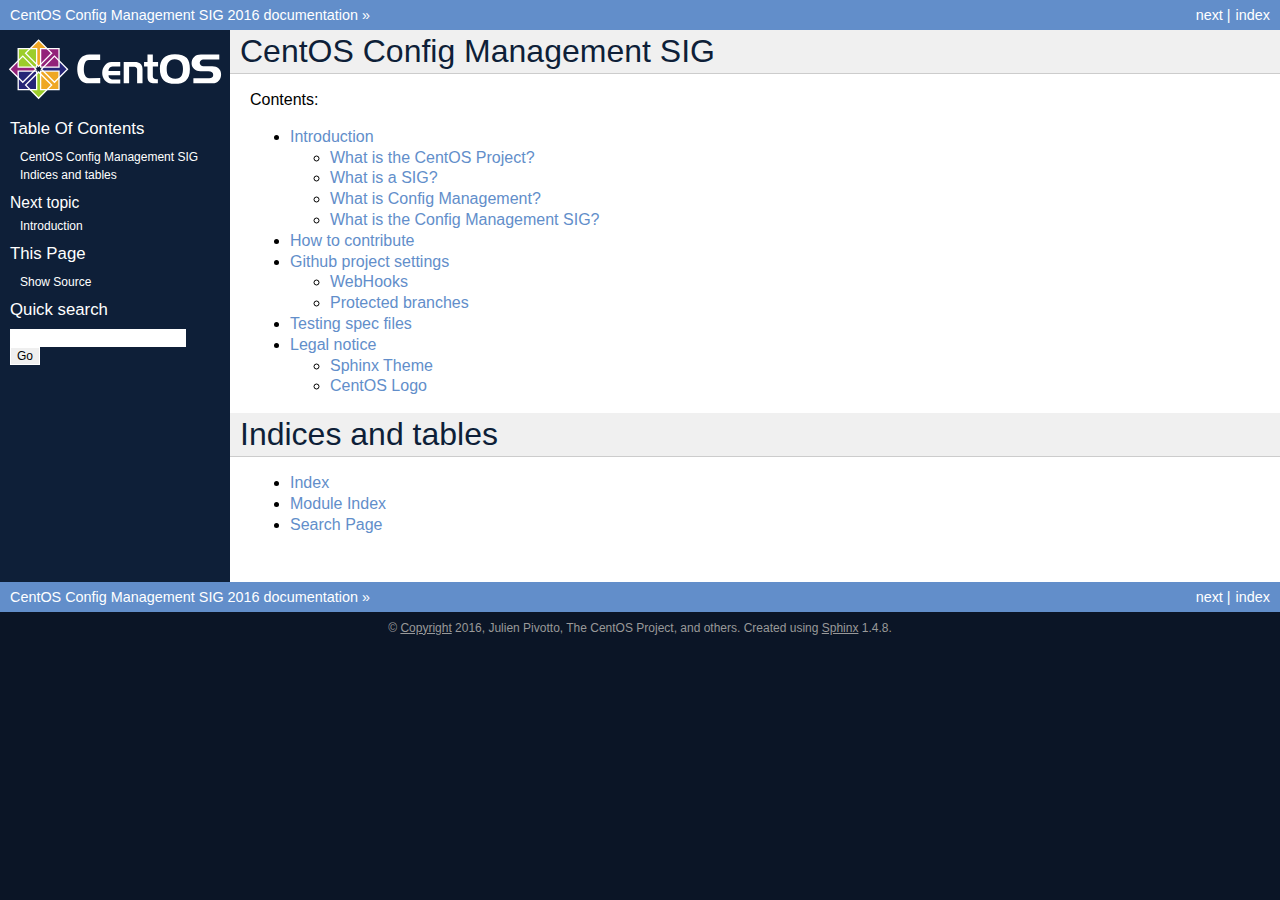
<file: index.html>
<!DOCTYPE html PUBLIC "-//W3C//DTD XHTML 1.0 Transitional//EN"
  "http://www.w3.org/TR/xhtml1/DTD/xhtml1-transitional.dtd">


<html xmlns="http://www.w3.org/1999/xhtml">
  <head>
    <meta http-equiv="Content-Type" content="text/html; charset=utf-8" />
    
    <title>CentOS Config Management SIG &#8212; CentOS Config Management SIG 2016 documentation</title>
    
    <link rel="stylesheet" href="_static/centos.css" type="text/css" />
    <link rel="stylesheet" href="_static/pygments.css" type="text/css" />
    
    <script type="text/javascript">
      var DOCUMENTATION_OPTIONS = {
        URL_ROOT:    './',
        VERSION:     '2016',
        COLLAPSE_INDEX: false,
        FILE_SUFFIX: '.html',
        HAS_SOURCE:  true
      };
    </script>
    <script type="text/javascript" src="_static/jquery.js"></script>
    <script type="text/javascript" src="_static/underscore.js"></script>
    <script type="text/javascript" src="_static/doctools.js"></script>
    <link rel="index" title="Index" href="genindex.html" />
    <link rel="search" title="Search" href="search.html" />
    <link rel="copyright" title="Copyright" href="copyright.html" />
    <link rel="top" title="CentOS Config Management SIG 2016 documentation" href="#" />
    <link rel="next" title="Introduction" href="introduction.html" /> 
  </head>
  <body role="document">
    <div class="related" role="navigation" aria-label="related navigation">
      <h3>Navigation</h3>
      <ul>
        <li class="right" style="margin-right: 10px">
          <a href="genindex.html" title="General Index"
             accesskey="I">index</a></li>
        <li class="right" >
          <a href="introduction.html" title="Introduction"
             accesskey="N">next</a> |</li>
        <li class="nav-item nav-item-0"><a href="#">CentOS Config Management SIG 2016 documentation</a> &#187;</li> 
      </ul>
    </div>  

    <div class="document">
      <div class="documentwrapper">
        <div class="bodywrapper">
          <div class="body" role="main">
            
  <div class="section" id="centos-config-management-sig">
<h1>CentOS Config Management SIG<a class="headerlink" href="#centos-config-management-sig" title="Permalink to this headline">¶</a></h1>
<p>Contents:</p>
<div class="toctree-wrapper compound">
<ul>
<li class="toctree-l1"><a class="reference internal" href="introduction.html">Introduction</a><ul>
<li class="toctree-l2"><a class="reference internal" href="introduction.html#what-is-the-centos-project">What is the CentOS Project?</a></li>
<li class="toctree-l2"><a class="reference internal" href="introduction.html#what-is-a-sig">What is a SIG?</a></li>
<li class="toctree-l2"><a class="reference internal" href="introduction.html#what-is-config-management">What is Config Management?</a></li>
<li class="toctree-l2"><a class="reference internal" href="introduction.html#what-is-the-config-management-sig">What is the Config Management SIG?</a></li>
</ul>
</li>
<li class="toctree-l1"><a class="reference internal" href="contributing.html">How to contribute</a></li>
<li class="toctree-l1"><a class="reference internal" href="githubrepo.html">Github project settings</a><ul>
<li class="toctree-l2"><a class="reference internal" href="githubrepo.html#webhooks">WebHooks</a></li>
<li class="toctree-l2"><a class="reference internal" href="githubrepo.html#protected-branches">Protected branches</a></li>
</ul>
</li>
<li class="toctree-l1"><a class="reference internal" href="testing.html">Testing spec files</a></li>
<li class="toctree-l1"><a class="reference internal" href="copyright.html">Legal notice</a><ul>
<li class="toctree-l2"><a class="reference internal" href="copyright.html#sphinx-theme">Sphinx Theme</a></li>
<li class="toctree-l2"><a class="reference internal" href="copyright.html#centos-logo">CentOS Logo</a></li>
</ul>
</li>
</ul>
</div>
</div>
<div class="section" id="indices-and-tables">
<h1>Indices and tables<a class="headerlink" href="#indices-and-tables" title="Permalink to this headline">¶</a></h1>
<ul class="simple">
<li><a class="reference internal" href="genindex.html"><span class="std std-ref">Index</span></a></li>
<li><a class="reference internal" href="py-modindex.html"><span class="std std-ref">Module Index</span></a></li>
<li><a class="reference internal" href="search.html"><span class="std std-ref">Search Page</span></a></li>
</ul>
</div>


          </div>
        </div>
      </div>
      <div class="sphinxsidebar" role="navigation" aria-label="main navigation">
        <div class="sphinxsidebarwrapper">
  <h3><a href="#">Table Of Contents</a></h3>
  <ul>
<li><a class="reference internal" href="#">CentOS Config Management SIG</a></li>
<li><a class="reference internal" href="#indices-and-tables">Indices and tables</a></li>
</ul>

  <h4>Next topic</h4>
  <p class="topless"><a href="introduction.html"
                        title="next chapter">Introduction</a></p>
  <div role="note" aria-label="source link">
    <h3>This Page</h3>
    <ul class="this-page-menu">
      <li><a href="_sources/index.txt"
            rel="nofollow">Show Source</a></li>
    </ul>
   </div>
<div id="searchbox" style="display: none" role="search">
  <h3>Quick search</h3>
    <form class="search" action="search.html" method="get">
      <div><input type="text" name="q" /></div>
      <div><input type="submit" value="Go" /></div>
      <input type="hidden" name="check_keywords" value="yes" />
      <input type="hidden" name="area" value="default" />
    </form>
</div>
<script type="text/javascript">$('#searchbox').show(0);</script>
        </div>
      </div>
      <div class="clearer"></div>
    </div>
    <div class="related" role="navigation" aria-label="related navigation">
      <h3>Navigation</h3>
      <ul>
        <li class="right" style="margin-right: 10px">
          <a href="genindex.html" title="General Index"
             >index</a></li>
        <li class="right" >
          <a href="introduction.html" title="Introduction"
             >next</a> |</li>
        <li class="nav-item nav-item-0"><a href="#">CentOS Config Management SIG 2016 documentation</a> &#187;</li> 
      </ul>
    </div>
    <div class="footer" role="contentinfo">
        &#169; <a href="copyright.html">Copyright</a> 2016, Julien Pivotto, The CentOS Project, and others.
      Created using <a href="http://sphinx-doc.org/">Sphinx</a> 1.4.8.
    </div>
  </body>
</html>
</file>
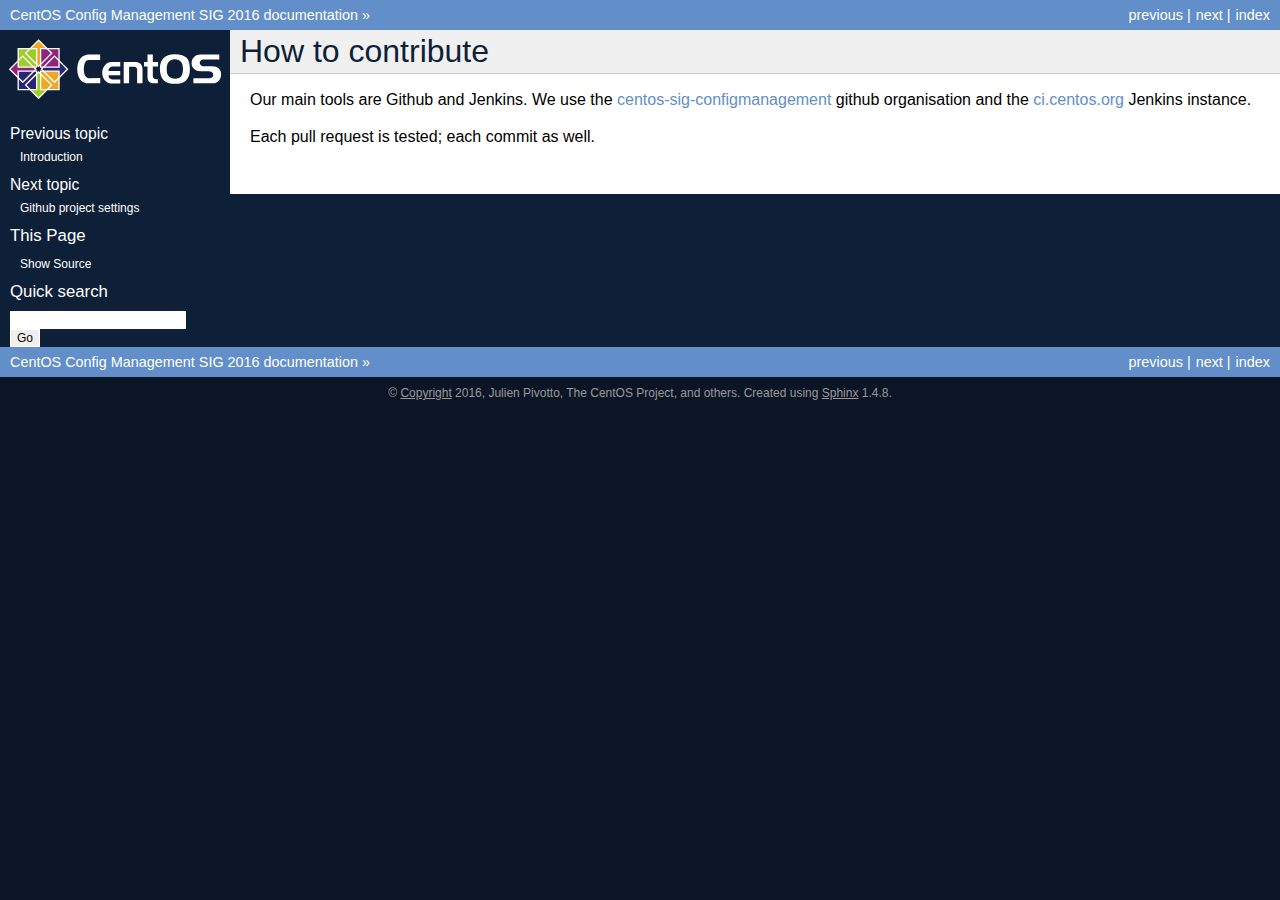
<file: contributing.html>
<!DOCTYPE html PUBLIC "-//W3C//DTD XHTML 1.0 Transitional//EN"
  "http://www.w3.org/TR/xhtml1/DTD/xhtml1-transitional.dtd">


<html xmlns="http://www.w3.org/1999/xhtml">
  <head>
    <meta http-equiv="Content-Type" content="text/html; charset=utf-8" />
    
    <title>How to contribute &#8212; CentOS Config Management SIG 2016 documentation</title>
    
    <link rel="stylesheet" href="_static/centos.css" type="text/css" />
    <link rel="stylesheet" href="_static/pygments.css" type="text/css" />
    
    <script type="text/javascript">
      var DOCUMENTATION_OPTIONS = {
        URL_ROOT:    './',
        VERSION:     '2016',
        COLLAPSE_INDEX: false,
        FILE_SUFFIX: '.html',
        HAS_SOURCE:  true
      };
    </script>
    <script type="text/javascript" src="_static/jquery.js"></script>
    <script type="text/javascript" src="_static/underscore.js"></script>
    <script type="text/javascript" src="_static/doctools.js"></script>
    <link rel="index" title="Index" href="genindex.html" />
    <link rel="search" title="Search" href="search.html" />
    <link rel="copyright" title="Copyright" href="copyright.html" />
    <link rel="top" title="CentOS Config Management SIG 2016 documentation" href="index.html" />
    <link rel="next" title="Github project settings" href="githubrepo.html" />
    <link rel="prev" title="Introduction" href="introduction.html" /> 
  </head>
  <body role="document">
    <div class="related" role="navigation" aria-label="related navigation">
      <h3>Navigation</h3>
      <ul>
        <li class="right" style="margin-right: 10px">
          <a href="genindex.html" title="General Index"
             accesskey="I">index</a></li>
        <li class="right" >
          <a href="githubrepo.html" title="Github project settings"
             accesskey="N">next</a> |</li>
        <li class="right" >
          <a href="introduction.html" title="Introduction"
             accesskey="P">previous</a> |</li>
        <li class="nav-item nav-item-0"><a href="index.html">CentOS Config Management SIG 2016 documentation</a> &#187;</li> 
      </ul>
    </div>  

    <div class="document">
      <div class="documentwrapper">
        <div class="bodywrapper">
          <div class="body" role="main">
            
  <div class="section" id="how-to-contribute">
<span id="how-to-contribute"></span><h1>How to contribute<a class="headerlink" href="#how-to-contribute" title="Permalink to this headline">¶</a></h1>
<p>Our main tools are Github and Jenkins. We use the
<a class="reference external" href="https://github.com/centos-sig-configmanagement/">centos-sig-configmanagement</a> github organisation and the
<a class="reference external" href="https://ci.centos.org/view/Config%20Management%20SIG/">ci.centos.org</a> Jenkins instance.</p>
<p>Each pull request is tested; each commit as well.</p>
</div>


          </div>
        </div>
      </div>
      <div class="sphinxsidebar" role="navigation" aria-label="main navigation">
        <div class="sphinxsidebarwrapper">
  <h4>Previous topic</h4>
  <p class="topless"><a href="introduction.html"
                        title="previous chapter">Introduction</a></p>
  <h4>Next topic</h4>
  <p class="topless"><a href="githubrepo.html"
                        title="next chapter">Github project settings</a></p>
  <div role="note" aria-label="source link">
    <h3>This Page</h3>
    <ul class="this-page-menu">
      <li><a href="_sources/contributing.txt"
            rel="nofollow">Show Source</a></li>
    </ul>
   </div>
<div id="searchbox" style="display: none" role="search">
  <h3>Quick search</h3>
    <form class="search" action="search.html" method="get">
      <div><input type="text" name="q" /></div>
      <div><input type="submit" value="Go" /></div>
      <input type="hidden" name="check_keywords" value="yes" />
      <input type="hidden" name="area" value="default" />
    </form>
</div>
<script type="text/javascript">$('#searchbox').show(0);</script>
        </div>
      </div>
      <div class="clearer"></div>
    </div>
    <div class="related" role="navigation" aria-label="related navigation">
      <h3>Navigation</h3>
      <ul>
        <li class="right" style="margin-right: 10px">
          <a href="genindex.html" title="General Index"
             >index</a></li>
        <li class="right" >
          <a href="githubrepo.html" title="Github project settings"
             >next</a> |</li>
        <li class="right" >
          <a href="introduction.html" title="Introduction"
             >previous</a> |</li>
        <li class="nav-item nav-item-0"><a href="index.html">CentOS Config Management SIG 2016 documentation</a> &#187;</li> 
      </ul>
    </div>
    <div class="footer" role="contentinfo">
        &#169; <a href="copyright.html">Copyright</a> 2016, Julien Pivotto, The CentOS Project, and others.
      Created using <a href="http://sphinx-doc.org/">Sphinx</a> 1.4.8.
    </div>
  </body>
</html>
</file>
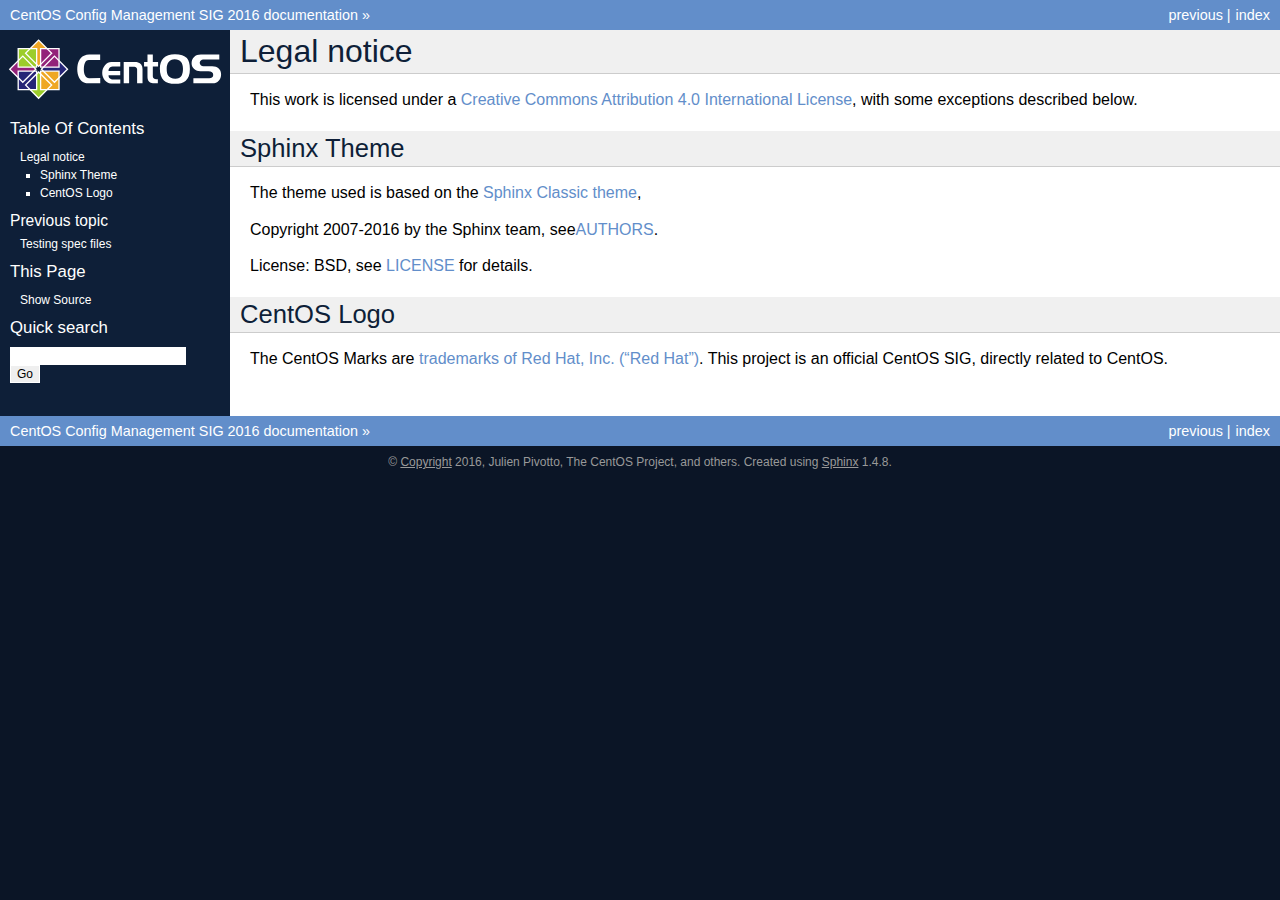
<file: copyright.html>
<!DOCTYPE html PUBLIC "-//W3C//DTD XHTML 1.0 Transitional//EN"
  "http://www.w3.org/TR/xhtml1/DTD/xhtml1-transitional.dtd">


<html xmlns="http://www.w3.org/1999/xhtml">
  <head>
    <meta http-equiv="Content-Type" content="text/html; charset=utf-8" />
    
    <title>Legal notice &#8212; CentOS Config Management SIG 2016 documentation</title>
    
    <link rel="stylesheet" href="_static/centos.css" type="text/css" />
    <link rel="stylesheet" href="_static/pygments.css" type="text/css" />
    
    <script type="text/javascript">
      var DOCUMENTATION_OPTIONS = {
        URL_ROOT:    './',
        VERSION:     '2016',
        COLLAPSE_INDEX: false,
        FILE_SUFFIX: '.html',
        HAS_SOURCE:  true
      };
    </script>
    <script type="text/javascript" src="_static/jquery.js"></script>
    <script type="text/javascript" src="_static/underscore.js"></script>
    <script type="text/javascript" src="_static/doctools.js"></script>
    <link rel="index" title="Index" href="genindex.html" />
    <link rel="search" title="Search" href="search.html" />
    <link rel="copyright" title="Copyright" href="#" />
    <link rel="top" title="CentOS Config Management SIG 2016 documentation" href="index.html" />
    <link rel="prev" title="Testing spec files" href="testing.html" /> 
  </head>
  <body role="document">
    <div class="related" role="navigation" aria-label="related navigation">
      <h3>Navigation</h3>
      <ul>
        <li class="right" style="margin-right: 10px">
          <a href="genindex.html" title="General Index"
             accesskey="I">index</a></li>
        <li class="right" >
          <a href="testing.html" title="Testing spec files"
             accesskey="P">previous</a> |</li>
        <li class="nav-item nav-item-0"><a href="index.html">CentOS Config Management SIG 2016 documentation</a> &#187;</li> 
      </ul>
    </div>  

    <div class="document">
      <div class="documentwrapper">
        <div class="bodywrapper">
          <div class="body" role="main">
            
  <div class="section" id="legal-notice">
<span id="legal-notice"></span><h1>Legal notice<a class="headerlink" href="#legal-notice" title="Permalink to this headline">¶</a></h1>
<p>This work is licensed under a <a rel="license"
href="http://creativecommons.org/licenses/by/4.0/">Creative Commons Attribution
4.0 International License</a>, with some exceptions described below.</p>
<div class="section" id="sphinx-theme">
<span id="sphinx-theme"></span><h2>Sphinx Theme<a class="headerlink" href="#sphinx-theme" title="Permalink to this headline">¶</a></h2>
<p>The theme used is based on the <a class="reference external" href="http://sphinx-doc.org/">Sphinx</a> <a class="reference external" href="https://github.com/sphinx-doc/sphinx/tree/master/sphinx/themes/classic">Classic
theme</a>,</p>
<p>Copyright 2007-2016 by the Sphinx team, see<a class="reference external" href="https://github.com/sphinx-doc/sphinx/blob/master/AUTHORS">AUTHORS</a>.</p>
<p>License: BSD, see <a class="reference external" href="https://github.com/sphinx-doc/sphinx/blob/master/LICENSE">LICENSE</a> for details.</p>
</div>
<div class="section" id="centos-logo">
<span id="centos-logo"></span><h2>CentOS Logo<a class="headerlink" href="#centos-logo" title="Permalink to this headline">¶</a></h2>
<p>The CentOS Marks are <a class="reference external" href="https://www.centos.org/legal/trademarks/">trademarks of Red Hat, Inc. (“Red
Hat”)</a>. This project is an official
CentOS SIG, directly related to CentOS.</p>
</div>
</div>


          </div>
        </div>
      </div>
      <div class="sphinxsidebar" role="navigation" aria-label="main navigation">
        <div class="sphinxsidebarwrapper">
  <h3><a href="index.html">Table Of Contents</a></h3>
  <ul>
<li><a class="reference internal" href="#">Legal notice</a><ul>
<li><a class="reference internal" href="#sphinx-theme">Sphinx Theme</a></li>
<li><a class="reference internal" href="#centos-logo">CentOS Logo</a></li>
</ul>
</li>
</ul>

  <h4>Previous topic</h4>
  <p class="topless"><a href="testing.html"
                        title="previous chapter">Testing spec files</a></p>
  <div role="note" aria-label="source link">
    <h3>This Page</h3>
    <ul class="this-page-menu">
      <li><a href="_sources/copyright.txt"
            rel="nofollow">Show Source</a></li>
    </ul>
   </div>
<div id="searchbox" style="display: none" role="search">
  <h3>Quick search</h3>
    <form class="search" action="search.html" method="get">
      <div><input type="text" name="q" /></div>
      <div><input type="submit" value="Go" /></div>
      <input type="hidden" name="check_keywords" value="yes" />
      <input type="hidden" name="area" value="default" />
    </form>
</div>
<script type="text/javascript">$('#searchbox').show(0);</script>
        </div>
      </div>
      <div class="clearer"></div>
    </div>
    <div class="related" role="navigation" aria-label="related navigation">
      <h3>Navigation</h3>
      <ul>
        <li class="right" style="margin-right: 10px">
          <a href="genindex.html" title="General Index"
             >index</a></li>
        <li class="right" >
          <a href="testing.html" title="Testing spec files"
             >previous</a> |</li>
        <li class="nav-item nav-item-0"><a href="index.html">CentOS Config Management SIG 2016 documentation</a> &#187;</li> 
      </ul>
    </div>
    <div class="footer" role="contentinfo">
        &#169; <a href="#">Copyright</a> 2016, Julien Pivotto, The CentOS Project, and others.
      Created using <a href="http://sphinx-doc.org/">Sphinx</a> 1.4.8.
    </div>
  </body>
</html>
</file>
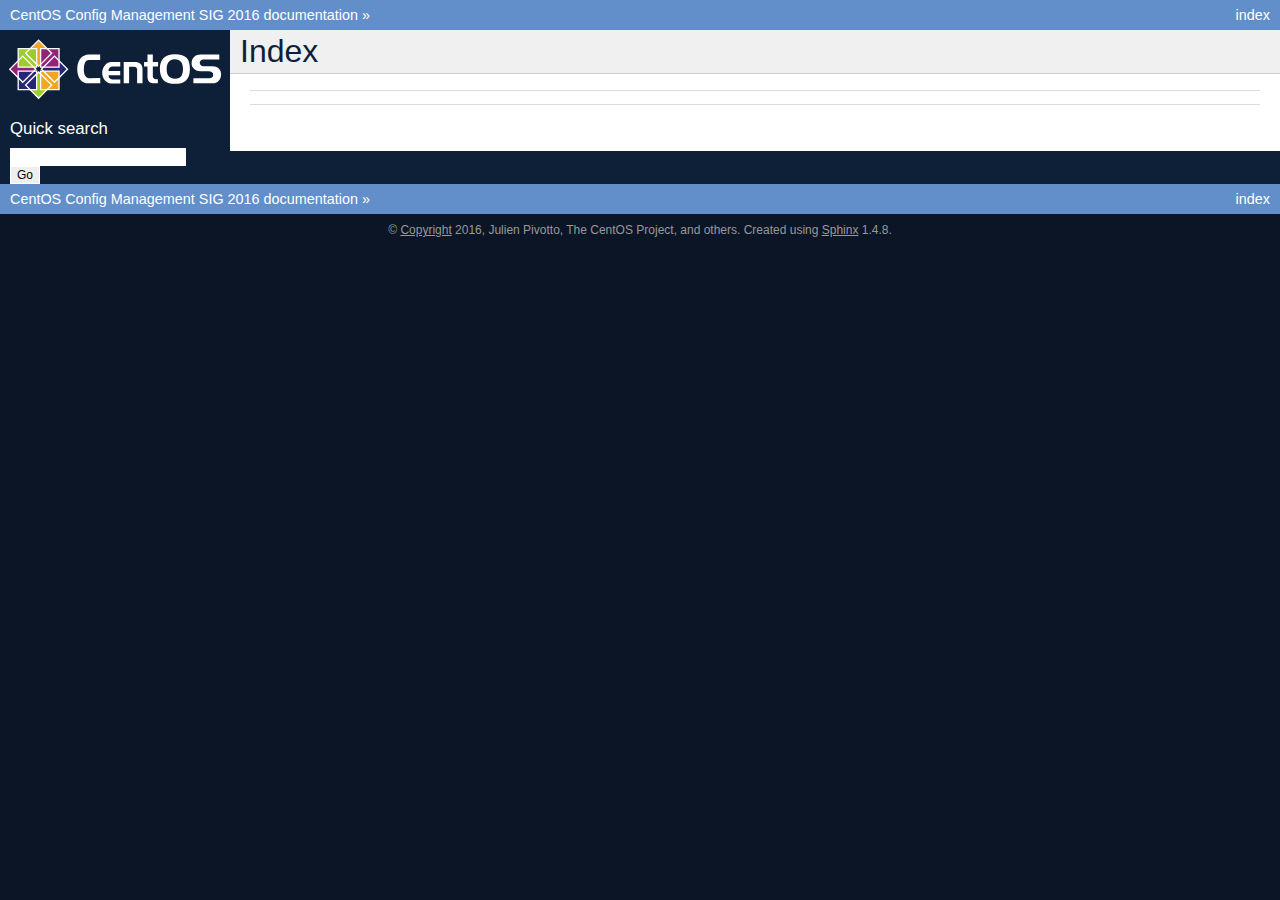
<file: genindex.html>
<!DOCTYPE html PUBLIC "-//W3C//DTD XHTML 1.0 Transitional//EN"
  "http://www.w3.org/TR/xhtml1/DTD/xhtml1-transitional.dtd">


<html xmlns="http://www.w3.org/1999/xhtml">
  <head>
    <meta http-equiv="Content-Type" content="text/html; charset=utf-8" />
    
    <title>Index &#8212; CentOS Config Management SIG 2016 documentation</title>
    
    <link rel="stylesheet" href="_static/centos.css" type="text/css" />
    <link rel="stylesheet" href="_static/pygments.css" type="text/css" />
    
    <script type="text/javascript">
      var DOCUMENTATION_OPTIONS = {
        URL_ROOT:    './',
        VERSION:     '2016',
        COLLAPSE_INDEX: false,
        FILE_SUFFIX: '.html',
        HAS_SOURCE:  true
      };
    </script>
    <script type="text/javascript" src="_static/jquery.js"></script>
    <script type="text/javascript" src="_static/underscore.js"></script>
    <script type="text/javascript" src="_static/doctools.js"></script>
    <link rel="index" title="Index" href="#" />
    <link rel="search" title="Search" href="search.html" />
    <link rel="copyright" title="Copyright" href="copyright.html" />
    <link rel="top" title="CentOS Config Management SIG 2016 documentation" href="index.html" /> 
  </head>
  <body role="document">
    <div class="related" role="navigation" aria-label="related navigation">
      <h3>Navigation</h3>
      <ul>
        <li class="right" style="margin-right: 10px">
          <a href="#" title="General Index"
             accesskey="I">index</a></li>
        <li class="nav-item nav-item-0"><a href="index.html">CentOS Config Management SIG 2016 documentation</a> &#187;</li> 
      </ul>
    </div>  

    <div class="document">
      <div class="documentwrapper">
        <div class="bodywrapper">
          <div class="body" role="main">
            

<h1 id="index">Index</h1>

<div class="genindex-jumpbox">
 
</div>


          </div>
        </div>
      </div>
      <div class="sphinxsidebar" role="navigation" aria-label="main navigation">
        <div class="sphinxsidebarwrapper">

   

<div id="searchbox" style="display: none" role="search">
  <h3>Quick search</h3>
    <form class="search" action="search.html" method="get">
      <div><input type="text" name="q" /></div>
      <div><input type="submit" value="Go" /></div>
      <input type="hidden" name="check_keywords" value="yes" />
      <input type="hidden" name="area" value="default" />
    </form>
</div>
<script type="text/javascript">$('#searchbox').show(0);</script>
        </div>
      </div>
      <div class="clearer"></div>
    </div>
    <div class="related" role="navigation" aria-label="related navigation">
      <h3>Navigation</h3>
      <ul>
        <li class="right" style="margin-right: 10px">
          <a href="#" title="General Index"
             >index</a></li>
        <li class="nav-item nav-item-0"><a href="index.html">CentOS Config Management SIG 2016 documentation</a> &#187;</li> 
      </ul>
    </div>
    <div class="footer" role="contentinfo">
        &#169; <a href="copyright.html">Copyright</a> 2016, Julien Pivotto, The CentOS Project, and others.
      Created using <a href="http://sphinx-doc.org/">Sphinx</a> 1.4.8.
    </div>
  </body>
</html>
</file>
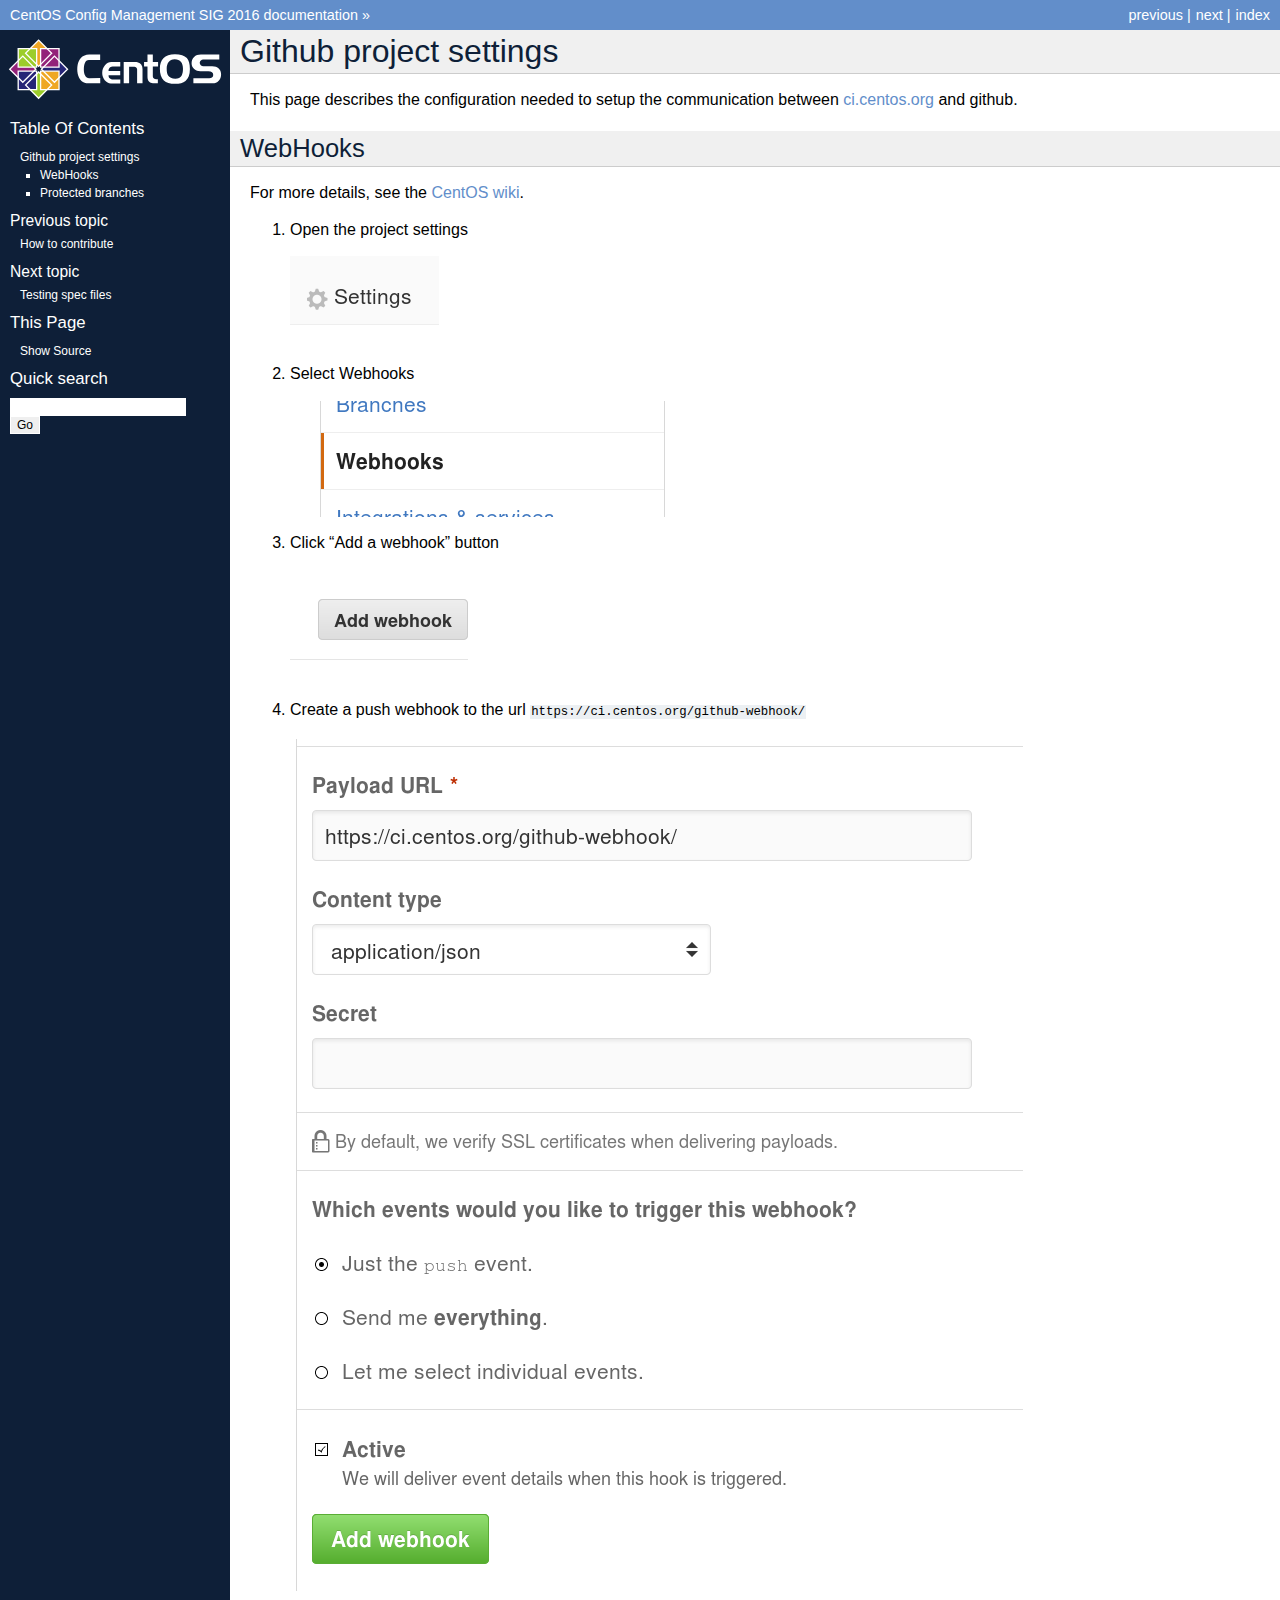
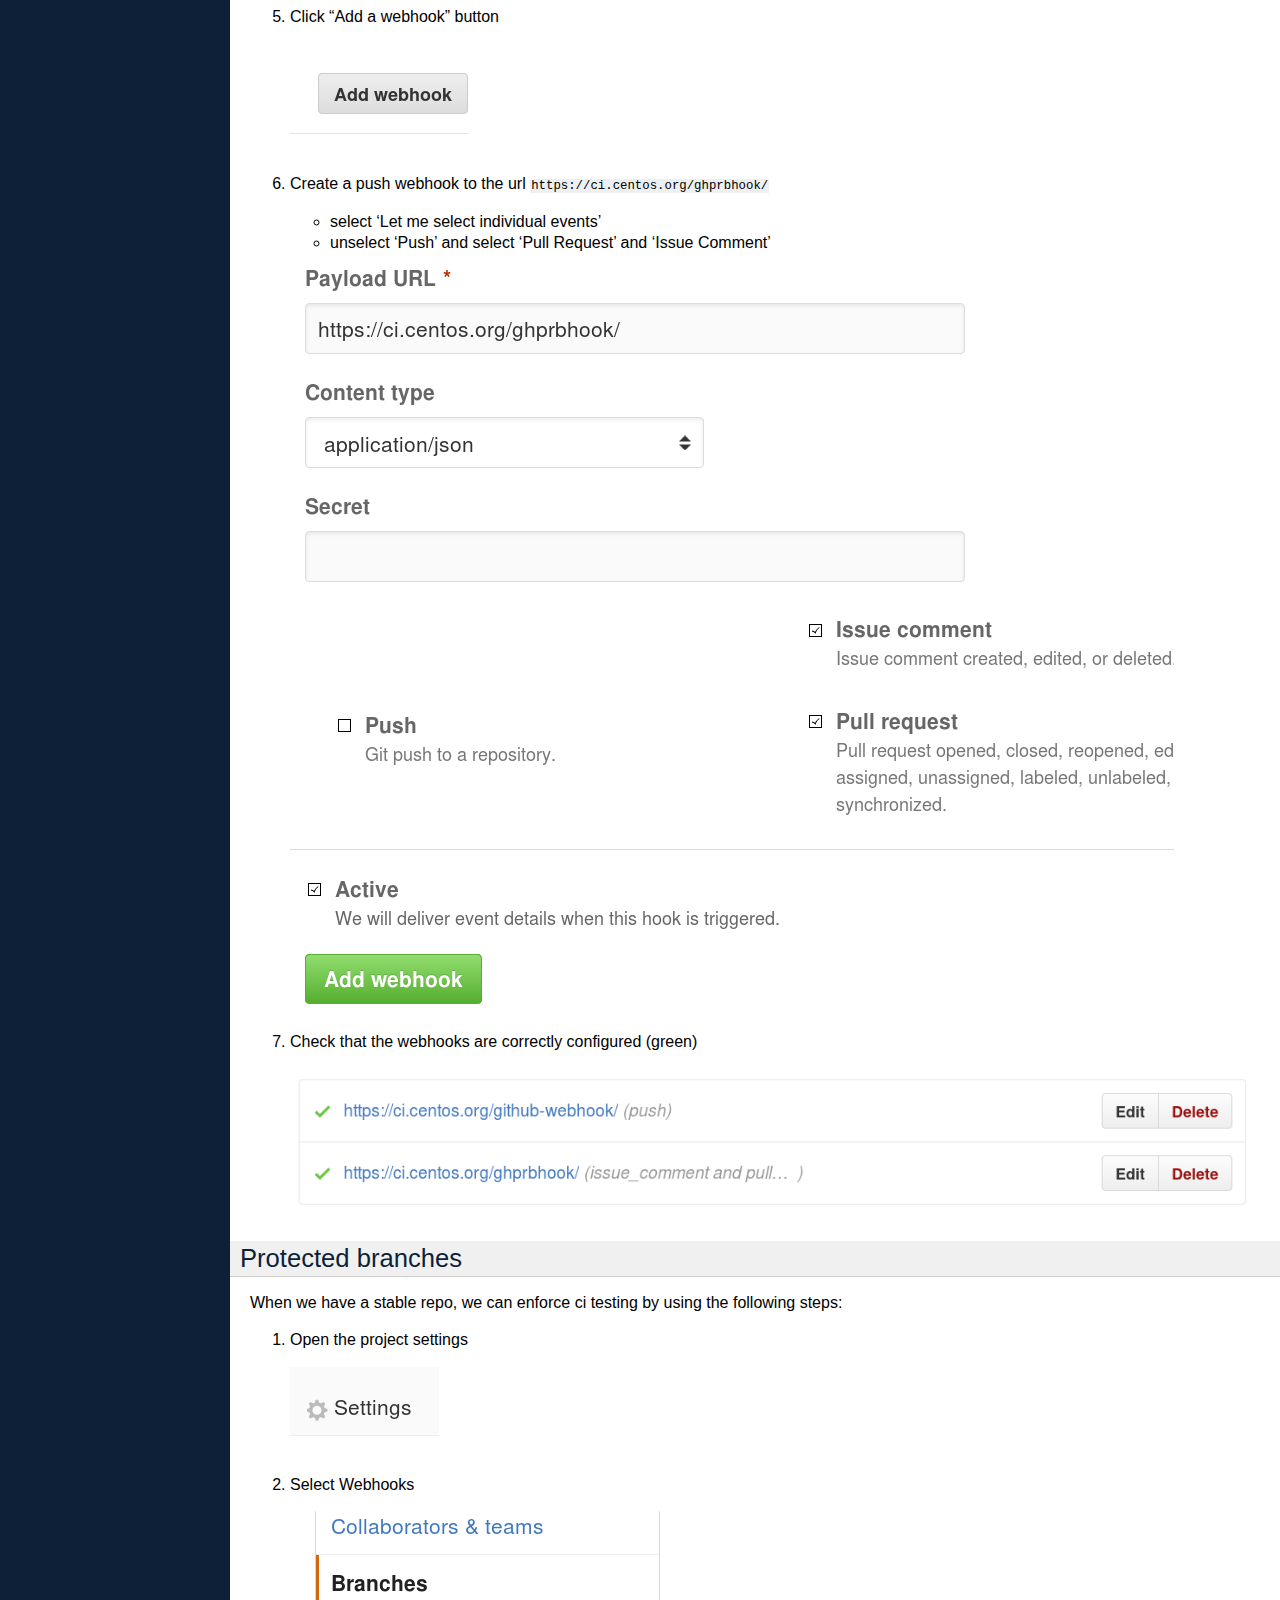
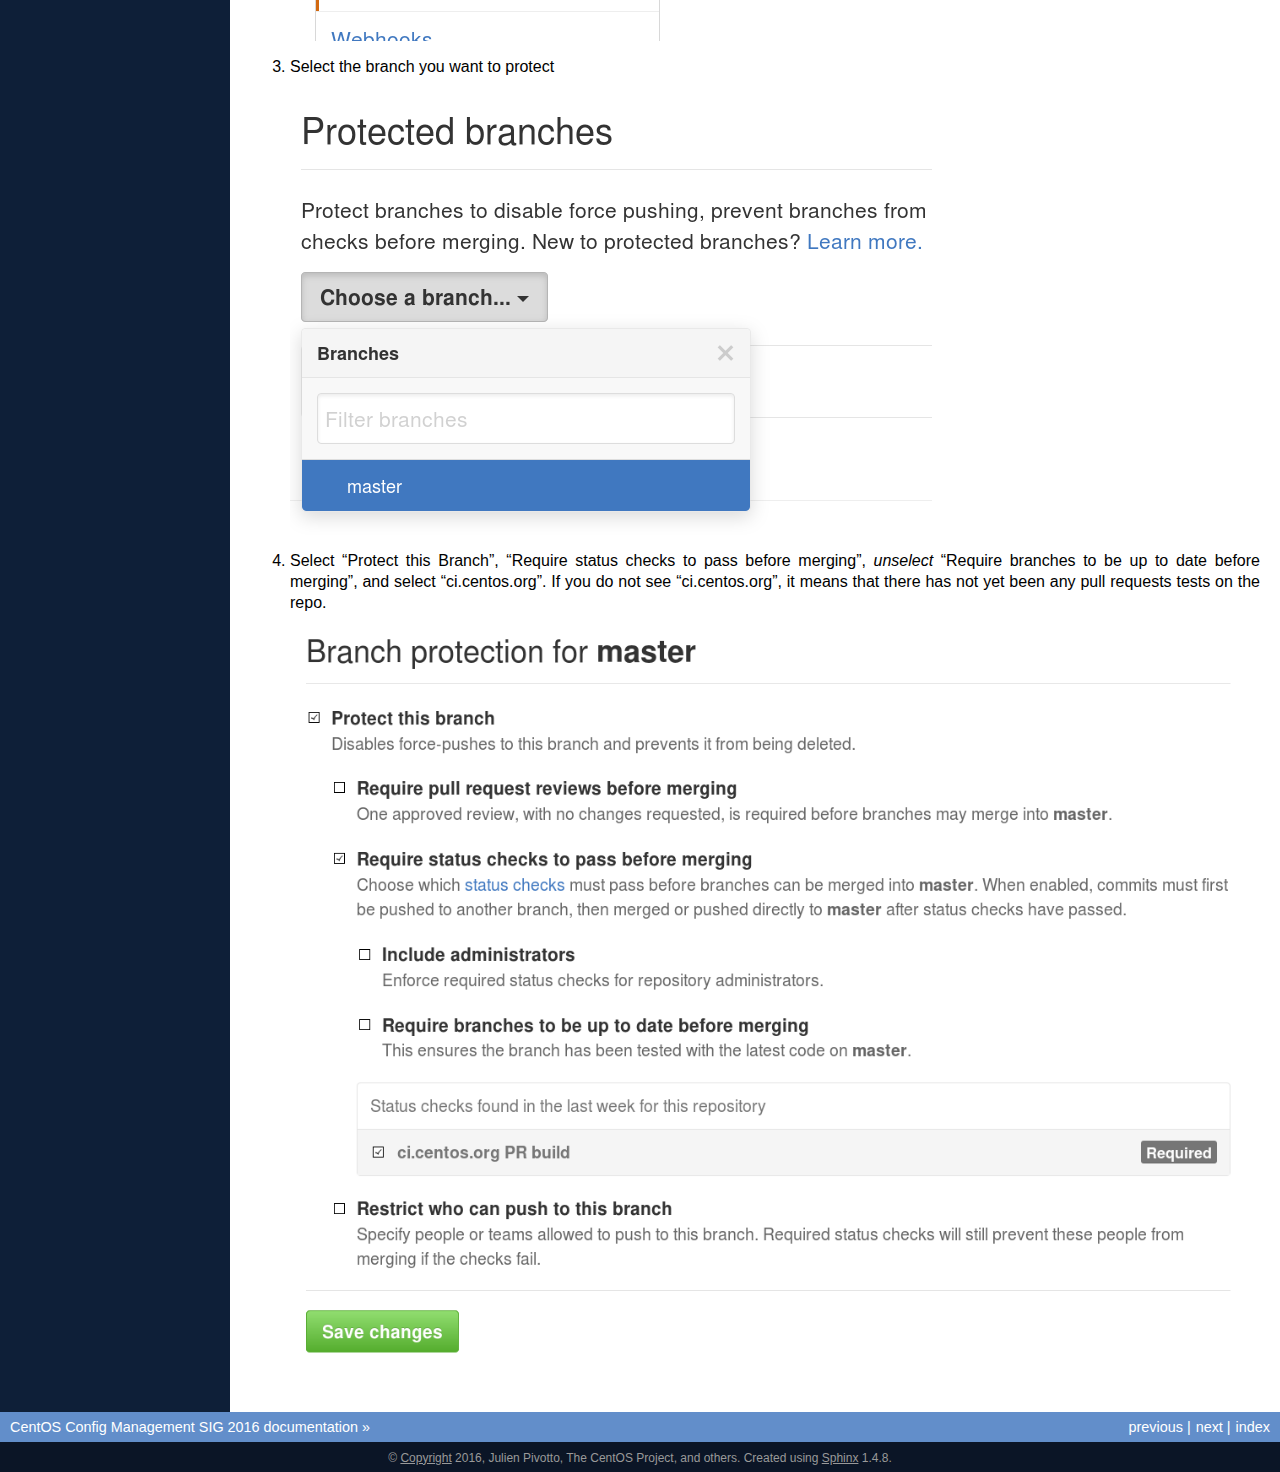
<file: githubrepo.html>
<!DOCTYPE html PUBLIC "-//W3C//DTD XHTML 1.0 Transitional//EN"
  "http://www.w3.org/TR/xhtml1/DTD/xhtml1-transitional.dtd">


<html xmlns="http://www.w3.org/1999/xhtml">
  <head>
    <meta http-equiv="Content-Type" content="text/html; charset=utf-8" />
    
    <title>Github project settings &#8212; CentOS Config Management SIG 2016 documentation</title>
    
    <link rel="stylesheet" href="_static/centos.css" type="text/css" />
    <link rel="stylesheet" href="_static/pygments.css" type="text/css" />
    
    <script type="text/javascript">
      var DOCUMENTATION_OPTIONS = {
        URL_ROOT:    './',
        VERSION:     '2016',
        COLLAPSE_INDEX: false,
        FILE_SUFFIX: '.html',
        HAS_SOURCE:  true
      };
    </script>
    <script type="text/javascript" src="_static/jquery.js"></script>
    <script type="text/javascript" src="_static/underscore.js"></script>
    <script type="text/javascript" src="_static/doctools.js"></script>
    <link rel="index" title="Index" href="genindex.html" />
    <link rel="search" title="Search" href="search.html" />
    <link rel="copyright" title="Copyright" href="copyright.html" />
    <link rel="top" title="CentOS Config Management SIG 2016 documentation" href="index.html" />
    <link rel="next" title="Testing spec files" href="testing.html" />
    <link rel="prev" title="How to contribute" href="contributing.html" /> 
  </head>
  <body role="document">
    <div class="related" role="navigation" aria-label="related navigation">
      <h3>Navigation</h3>
      <ul>
        <li class="right" style="margin-right: 10px">
          <a href="genindex.html" title="General Index"
             accesskey="I">index</a></li>
        <li class="right" >
          <a href="testing.html" title="Testing spec files"
             accesskey="N">next</a> |</li>
        <li class="right" >
          <a href="contributing.html" title="How to contribute"
             accesskey="P">previous</a> |</li>
        <li class="nav-item nav-item-0"><a href="index.html">CentOS Config Management SIG 2016 documentation</a> &#187;</li> 
      </ul>
    </div>  

    <div class="document">
      <div class="documentwrapper">
        <div class="bodywrapper">
          <div class="body" role="main">
            
  <div class="section" id="github-project-settings">
<span id="github-project-settings"></span><h1>Github project settings<a class="headerlink" href="#github-project-settings" title="Permalink to this headline">¶</a></h1>
<p>This page describes the configuration needed to setup the communication between
<a class="reference external" href="https://ci.centos.org">ci.centos.org</a> and github.</p>
<div class="section" id="webhooks">
<span id="webhooks"></span><h2>WebHooks<a class="headerlink" href="#webhooks" title="Permalink to this headline">¶</a></h2>
<p>For more details, see the <a class="reference external" href="https://wiki.centos.org/QaWiki/CI/GithubIntegration">CentOS wiki</a>.</p>
<ol>
<li><p class="first">Open the project settings</p>
<p><img alt="Settings button" src="_images/github-settings.png" /></p>
</li>
<li><p class="first">Select Webhooks</p>
<p><img alt="Webhook menu button" src="_images/github-webhooks.png" /></p>
</li>
<li><p class="first">Click &#8220;Add a webhook&#8221; button</p>
<p><img alt="Webhook add button" src="_images/github-webhooks-add.png" /></p>
</li>
<li><p class="first">Create a push webhook to the url <code class="docutils literal"><span class="pre">https://ci.centos.org/github-webhook/</span></code></p>
<p><img alt="Webhook for the Github plugin" src="_images/github-webhooks-gh.png" /></p>
</li>
<li><p class="first">Click &#8220;Add a webhook&#8221; button</p>
<p><img alt="Webhook add button" src="_images/github-webhooks-add.png" /></p>
</li>
<li><p class="first">Create a push webhook to the url <code class="docutils literal"><span class="pre">https://ci.centos.org/ghprbhook/</span></code></p>
<ul class="simple">
<li>select &#8216;Let me select individual events&#8217;</li>
<li>unselect &#8216;Push&#8217; and select &#8216;Pull Request&#8217; and &#8216;Issue Comment&#8217;</li>
</ul>
<p><img alt="Webhook for the Github Pull Request Builder plugin" src="_images/github-webhooks-ghprb.png" /></p>
</li>
<li><p class="first">Check that the webhooks are correctly configured (green)</p>
<p><img alt="Webhook status" src="_images/github-webhooks-ok.png" /></p>
</li>
</ol>
</div>
<div class="section" id="protected-branches">
<span id="protected-branches"></span><h2>Protected branches<a class="headerlink" href="#protected-branches" title="Permalink to this headline">¶</a></h2>
<p>When we have a stable repo, we can enforce ci testing by using the following
steps:</p>
<ol>
<li><p class="first">Open the project settings</p>
<p><img alt="Settings button" src="_images/github-settings.png" /></p>
</li>
<li><p class="first">Select Webhooks</p>
<p><img alt="Webhook menu button" src="_images/github-branch-menu.png" /></p>
</li>
<li><p class="first">Select the branch you want to protect</p>
<p><img alt="Webhook menu button" src="_images/github-protected-branch-select.png" /></p>
</li>
<li><p class="first">Select &#8220;Protect this Branch&#8221;, &#8220;Require status checks to pass before merging&#8221;,
<em>unselect</em> &#8220;Require branches to be up to date before merging&#8221;, and select
&#8220;ci.centos.org&#8221;. If you do not see &#8220;ci.centos.org&#8221;, it means that there has not
yet been any pull requests tests on the repo.</p>
<p><img alt="Webhook menu button" src="_images/github-protected-branch.png" /></p>
</li>
</ol>
</div>
</div>


          </div>
        </div>
      </div>
      <div class="sphinxsidebar" role="navigation" aria-label="main navigation">
        <div class="sphinxsidebarwrapper">
  <h3><a href="index.html">Table Of Contents</a></h3>
  <ul>
<li><a class="reference internal" href="#">Github project settings</a><ul>
<li><a class="reference internal" href="#webhooks">WebHooks</a></li>
<li><a class="reference internal" href="#protected-branches">Protected branches</a></li>
</ul>
</li>
</ul>

  <h4>Previous topic</h4>
  <p class="topless"><a href="contributing.html"
                        title="previous chapter">How to contribute</a></p>
  <h4>Next topic</h4>
  <p class="topless"><a href="testing.html"
                        title="next chapter">Testing spec files</a></p>
  <div role="note" aria-label="source link">
    <h3>This Page</h3>
    <ul class="this-page-menu">
      <li><a href="_sources/githubrepo.txt"
            rel="nofollow">Show Source</a></li>
    </ul>
   </div>
<div id="searchbox" style="display: none" role="search">
  <h3>Quick search</h3>
    <form class="search" action="search.html" method="get">
      <div><input type="text" name="q" /></div>
      <div><input type="submit" value="Go" /></div>
      <input type="hidden" name="check_keywords" value="yes" />
      <input type="hidden" name="area" value="default" />
    </form>
</div>
<script type="text/javascript">$('#searchbox').show(0);</script>
        </div>
      </div>
      <div class="clearer"></div>
    </div>
    <div class="related" role="navigation" aria-label="related navigation">
      <h3>Navigation</h3>
      <ul>
        <li class="right" style="margin-right: 10px">
          <a href="genindex.html" title="General Index"
             >index</a></li>
        <li class="right" >
          <a href="testing.html" title="Testing spec files"
             >next</a> |</li>
        <li class="right" >
          <a href="contributing.html" title="How to contribute"
             >previous</a> |</li>
        <li class="nav-item nav-item-0"><a href="index.html">CentOS Config Management SIG 2016 documentation</a> &#187;</li> 
      </ul>
    </div>
    <div class="footer" role="contentinfo">
        &#169; <a href="copyright.html">Copyright</a> 2016, Julien Pivotto, The CentOS Project, and others.
      Created using <a href="http://sphinx-doc.org/">Sphinx</a> 1.4.8.
    </div>
  </body>
</html>
</file>
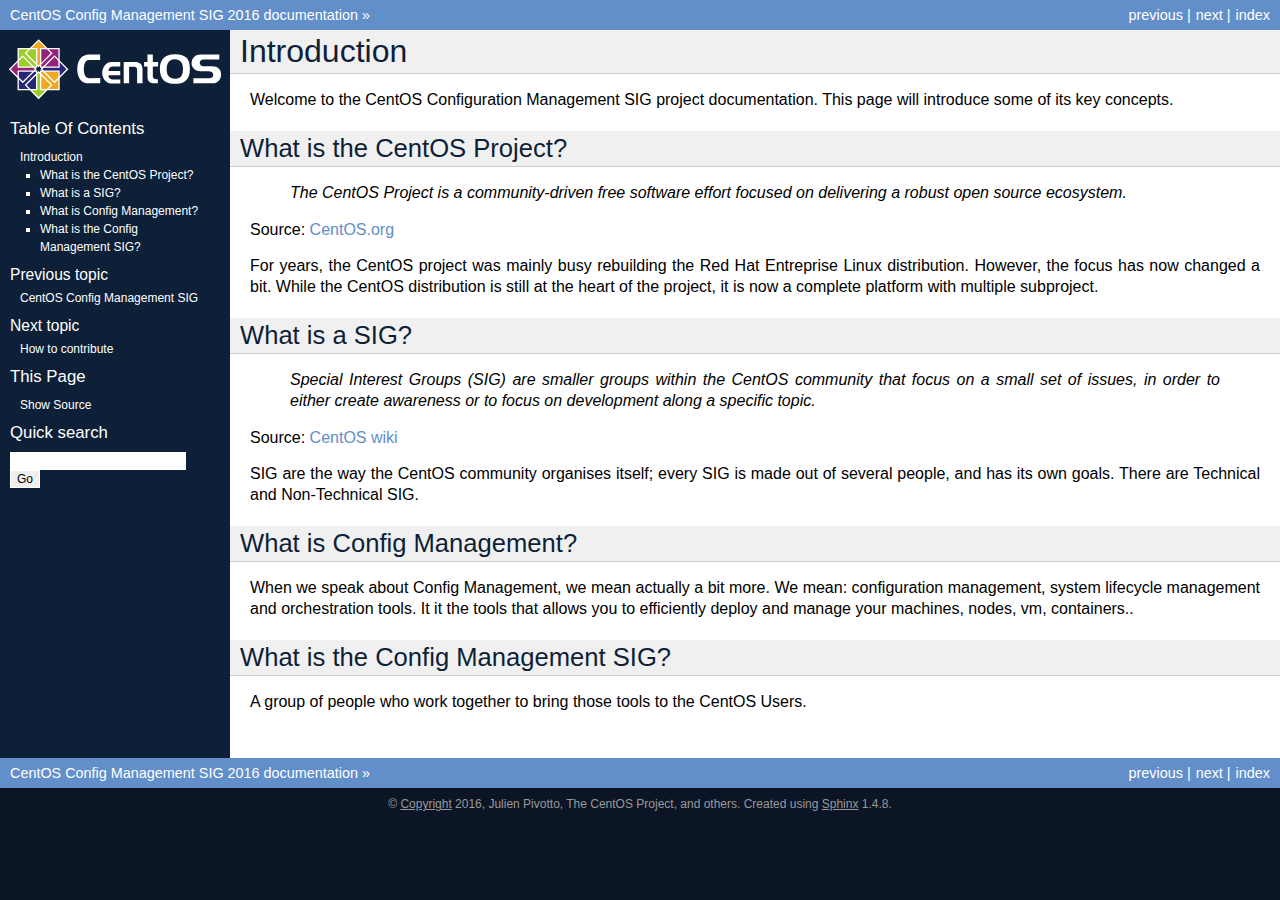
<file: introduction.html>
<!DOCTYPE html PUBLIC "-//W3C//DTD XHTML 1.0 Transitional//EN"
  "http://www.w3.org/TR/xhtml1/DTD/xhtml1-transitional.dtd">


<html xmlns="http://www.w3.org/1999/xhtml">
  <head>
    <meta http-equiv="Content-Type" content="text/html; charset=utf-8" />
    
    <title>Introduction &#8212; CentOS Config Management SIG 2016 documentation</title>
    
    <link rel="stylesheet" href="_static/centos.css" type="text/css" />
    <link rel="stylesheet" href="_static/pygments.css" type="text/css" />
    
    <script type="text/javascript">
      var DOCUMENTATION_OPTIONS = {
        URL_ROOT:    './',
        VERSION:     '2016',
        COLLAPSE_INDEX: false,
        FILE_SUFFIX: '.html',
        HAS_SOURCE:  true
      };
    </script>
    <script type="text/javascript" src="_static/jquery.js"></script>
    <script type="text/javascript" src="_static/underscore.js"></script>
    <script type="text/javascript" src="_static/doctools.js"></script>
    <link rel="index" title="Index" href="genindex.html" />
    <link rel="search" title="Search" href="search.html" />
    <link rel="copyright" title="Copyright" href="copyright.html" />
    <link rel="top" title="CentOS Config Management SIG 2016 documentation" href="index.html" />
    <link rel="next" title="How to contribute" href="contributing.html" />
    <link rel="prev" title="CentOS Config Management SIG" href="index.html" /> 
  </head>
  <body role="document">
    <div class="related" role="navigation" aria-label="related navigation">
      <h3>Navigation</h3>
      <ul>
        <li class="right" style="margin-right: 10px">
          <a href="genindex.html" title="General Index"
             accesskey="I">index</a></li>
        <li class="right" >
          <a href="contributing.html" title="How to contribute"
             accesskey="N">next</a> |</li>
        <li class="right" >
          <a href="index.html" title="CentOS Config Management SIG"
             accesskey="P">previous</a> |</li>
        <li class="nav-item nav-item-0"><a href="index.html">CentOS Config Management SIG 2016 documentation</a> &#187;</li> 
      </ul>
    </div>  

    <div class="document">
      <div class="documentwrapper">
        <div class="bodywrapper">
          <div class="body" role="main">
            
  <div class="section" id="introduction">
<span id="introduction"></span><h1>Introduction<a class="headerlink" href="#introduction" title="Permalink to this headline">¶</a></h1>
<p>Welcome to the CentOS Configuration Management SIG project documentation. This
page will introduce some of its key concepts.</p>
<div class="section" id="what-is-the-centos-project">
<span id="what-is-the-centos-project"></span><h2>What is the CentOS Project?<a class="headerlink" href="#what-is-the-centos-project" title="Permalink to this headline">¶</a></h2>
<blockquote>
<div><em>The CentOS Project is a community-driven free software effort focused on
delivering a robust open source ecosystem.</em></div></blockquote>
<p>Source: <a class="reference external" href="http://centos.org">CentOS.org</a></p>
<p>For years, the CentOS project was mainly busy rebuilding the Red Hat Entreprise
Linux distribution. However, the focus has now changed a bit. While the CentOS
distribution is still at the heart of the project, it is now a complete platform
with multiple subproject.</p>
</div>
<div class="section" id="what-is-a-sig">
<span id="what-is-a-sig"></span><h2>What is a SIG?<a class="headerlink" href="#what-is-a-sig" title="Permalink to this headline">¶</a></h2>
<blockquote>
<div><em>Special Interest Groups (SIG) are smaller groups within the CentOS community
that focus on a small set of issues, in order to either create awareness or to
focus on development along a specific topic.</em></div></blockquote>
<p>Source: <a class="reference external" href="https://wiki.centos.org/SpecialInterestGroup">CentOS wiki</a></p>
<p>SIG are the way the CentOS community organises itself; every SIG is made out
of several people, and has its own goals. There are Technical and Non-Technical
SIG.</p>
</div>
<div class="section" id="what-is-config-management">
<span id="what-is-config-management"></span><h2>What is Config Management?<a class="headerlink" href="#what-is-config-management" title="Permalink to this headline">¶</a></h2>
<p>When we speak about Config Management, we mean actually a bit more. We mean:
configuration management, system lifecycle management and orchestration tools.
It it the tools that allows you to efficiently deploy and manage your machines,
nodes, vm, containers..</p>
</div>
<div class="section" id="what-is-the-config-management-sig">
<span id="what-is-the-config-management-sig"></span><h2>What is the Config Management SIG?<a class="headerlink" href="#what-is-the-config-management-sig" title="Permalink to this headline">¶</a></h2>
<p>A group of people who work together to bring those tools to the CentOS Users.</p>
</div>
</div>


          </div>
        </div>
      </div>
      <div class="sphinxsidebar" role="navigation" aria-label="main navigation">
        <div class="sphinxsidebarwrapper">
  <h3><a href="index.html">Table Of Contents</a></h3>
  <ul>
<li><a class="reference internal" href="#">Introduction</a><ul>
<li><a class="reference internal" href="#what-is-the-centos-project">What is the CentOS Project?</a></li>
<li><a class="reference internal" href="#what-is-a-sig">What is a SIG?</a></li>
<li><a class="reference internal" href="#what-is-config-management">What is Config Management?</a></li>
<li><a class="reference internal" href="#what-is-the-config-management-sig">What is the Config Management SIG?</a></li>
</ul>
</li>
</ul>

  <h4>Previous topic</h4>
  <p class="topless"><a href="index.html"
                        title="previous chapter">CentOS Config Management SIG</a></p>
  <h4>Next topic</h4>
  <p class="topless"><a href="contributing.html"
                        title="next chapter">How to contribute</a></p>
  <div role="note" aria-label="source link">
    <h3>This Page</h3>
    <ul class="this-page-menu">
      <li><a href="_sources/introduction.txt"
            rel="nofollow">Show Source</a></li>
    </ul>
   </div>
<div id="searchbox" style="display: none" role="search">
  <h3>Quick search</h3>
    <form class="search" action="search.html" method="get">
      <div><input type="text" name="q" /></div>
      <div><input type="submit" value="Go" /></div>
      <input type="hidden" name="check_keywords" value="yes" />
      <input type="hidden" name="area" value="default" />
    </form>
</div>
<script type="text/javascript">$('#searchbox').show(0);</script>
        </div>
      </div>
      <div class="clearer"></div>
    </div>
    <div class="related" role="navigation" aria-label="related navigation">
      <h3>Navigation</h3>
      <ul>
        <li class="right" style="margin-right: 10px">
          <a href="genindex.html" title="General Index"
             >index</a></li>
        <li class="right" >
          <a href="contributing.html" title="How to contribute"
             >next</a> |</li>
        <li class="right" >
          <a href="index.html" title="CentOS Config Management SIG"
             >previous</a> |</li>
        <li class="nav-item nav-item-0"><a href="index.html">CentOS Config Management SIG 2016 documentation</a> &#187;</li> 
      </ul>
    </div>
    <div class="footer" role="contentinfo">
        &#169; <a href="copyright.html">Copyright</a> 2016, Julien Pivotto, The CentOS Project, and others.
      Created using <a href="http://sphinx-doc.org/">Sphinx</a> 1.4.8.
    </div>
  </body>
</html>
</file>
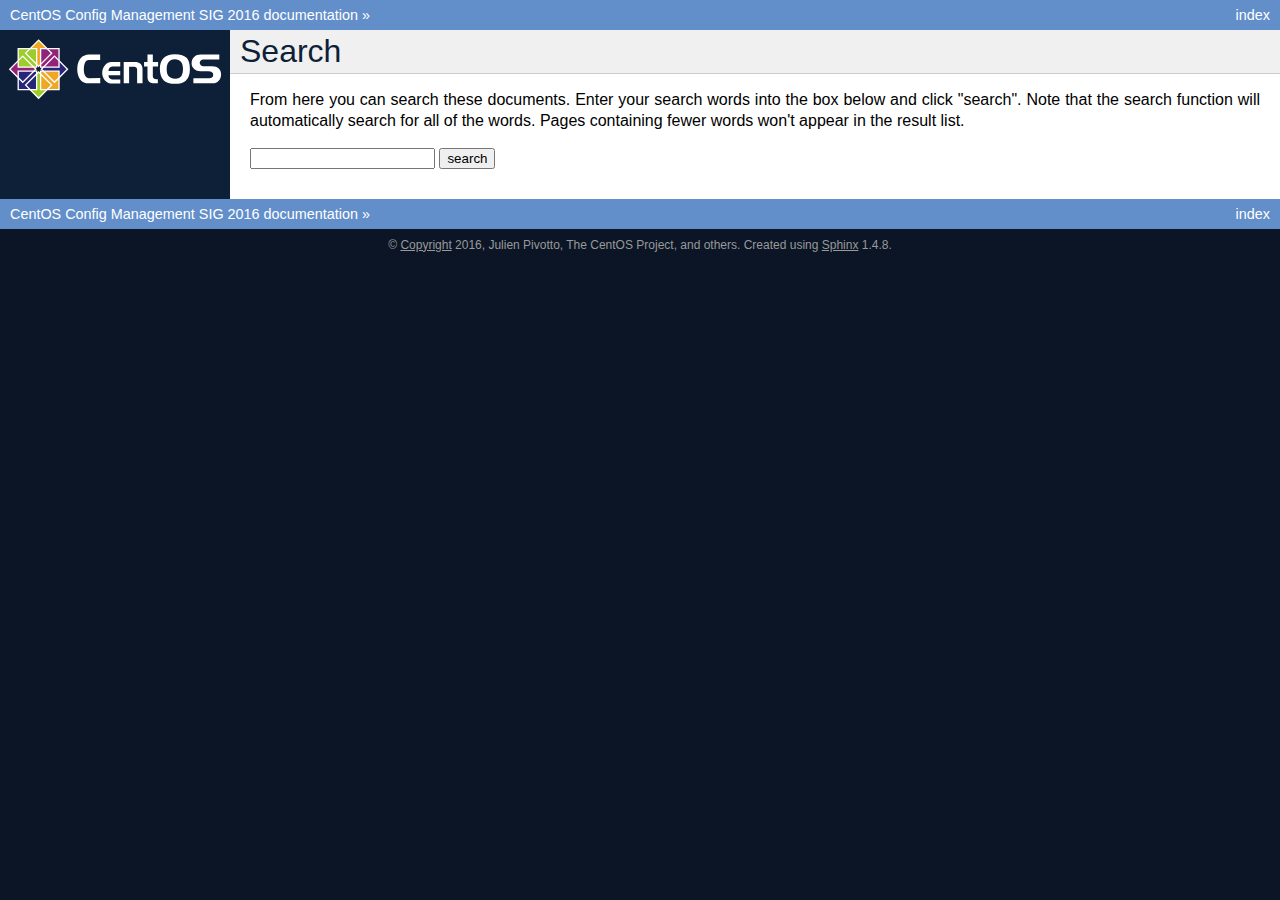
<file: search.html>
<!DOCTYPE html PUBLIC "-//W3C//DTD XHTML 1.0 Transitional//EN"
  "http://www.w3.org/TR/xhtml1/DTD/xhtml1-transitional.dtd">


<html xmlns="http://www.w3.org/1999/xhtml">
  <head>
    <meta http-equiv="Content-Type" content="text/html; charset=utf-8" />
    
    <title>Search &#8212; CentOS Config Management SIG 2016 documentation</title>
    
    <link rel="stylesheet" href="_static/centos.css" type="text/css" />
    <link rel="stylesheet" href="_static/pygments.css" type="text/css" />
    
    <script type="text/javascript">
      var DOCUMENTATION_OPTIONS = {
        URL_ROOT:    './',
        VERSION:     '2016',
        COLLAPSE_INDEX: false,
        FILE_SUFFIX: '.html',
        HAS_SOURCE:  true
      };
    </script>
    <script type="text/javascript" src="_static/jquery.js"></script>
    <script type="text/javascript" src="_static/underscore.js"></script>
    <script type="text/javascript" src="_static/doctools.js"></script>
    <script type="text/javascript" src="_static/searchtools.js"></script>
    <link rel="index" title="Index" href="genindex.html" />
    <link rel="search" title="Search" href="#" />
    <link rel="copyright" title="Copyright" href="copyright.html" />
    <link rel="top" title="CentOS Config Management SIG 2016 documentation" href="index.html" />
  <script type="text/javascript">
    jQuery(function() { Search.loadIndex("searchindex.js"); });
  </script>
  
  <script type="text/javascript" id="searchindexloader"></script>
   

  </head>
  <body role="document">
    <div class="related" role="navigation" aria-label="related navigation">
      <h3>Navigation</h3>
      <ul>
        <li class="right" style="margin-right: 10px">
          <a href="genindex.html" title="General Index"
             accesskey="I">index</a></li>
        <li class="nav-item nav-item-0"><a href="index.html">CentOS Config Management SIG 2016 documentation</a> &#187;</li> 
      </ul>
    </div>  

    <div class="document">
      <div class="documentwrapper">
        <div class="bodywrapper">
          <div class="body" role="main">
            
  <h1 id="search-documentation">Search</h1>
  <div id="fallback" class="admonition warning">
  <script type="text/javascript">$('#fallback').hide();</script>
  <p>
    Please activate JavaScript to enable the search
    functionality.
  </p>
  </div>
  <p>
    From here you can search these documents. Enter your search
    words into the box below and click "search". Note that the search
    function will automatically search for all of the words. Pages
    containing fewer words won't appear in the result list.
  </p>
  <form action="" method="get">
    <input type="text" name="q" value="" />
    <input type="submit" value="search" />
    <span id="search-progress" style="padding-left: 10px"></span>
  </form>
  
  <div id="search-results">
  
  </div>

          </div>
        </div>
      </div>
      <div class="sphinxsidebar" role="navigation" aria-label="main navigation">
        <div class="sphinxsidebarwrapper">
        </div>
      </div>
      <div class="clearer"></div>
    </div>
    <div class="related" role="navigation" aria-label="related navigation">
      <h3>Navigation</h3>
      <ul>
        <li class="right" style="margin-right: 10px">
          <a href="genindex.html" title="General Index"
             >index</a></li>
        <li class="nav-item nav-item-0"><a href="index.html">CentOS Config Management SIG 2016 documentation</a> &#187;</li> 
      </ul>
    </div>
    <div class="footer" role="contentinfo">
        &#169; <a href="copyright.html">Copyright</a> 2016, Julien Pivotto, The CentOS Project, and others.
      Created using <a href="http://sphinx-doc.org/">Sphinx</a> 1.4.8.
    </div>
  </body>
</html>
</file>
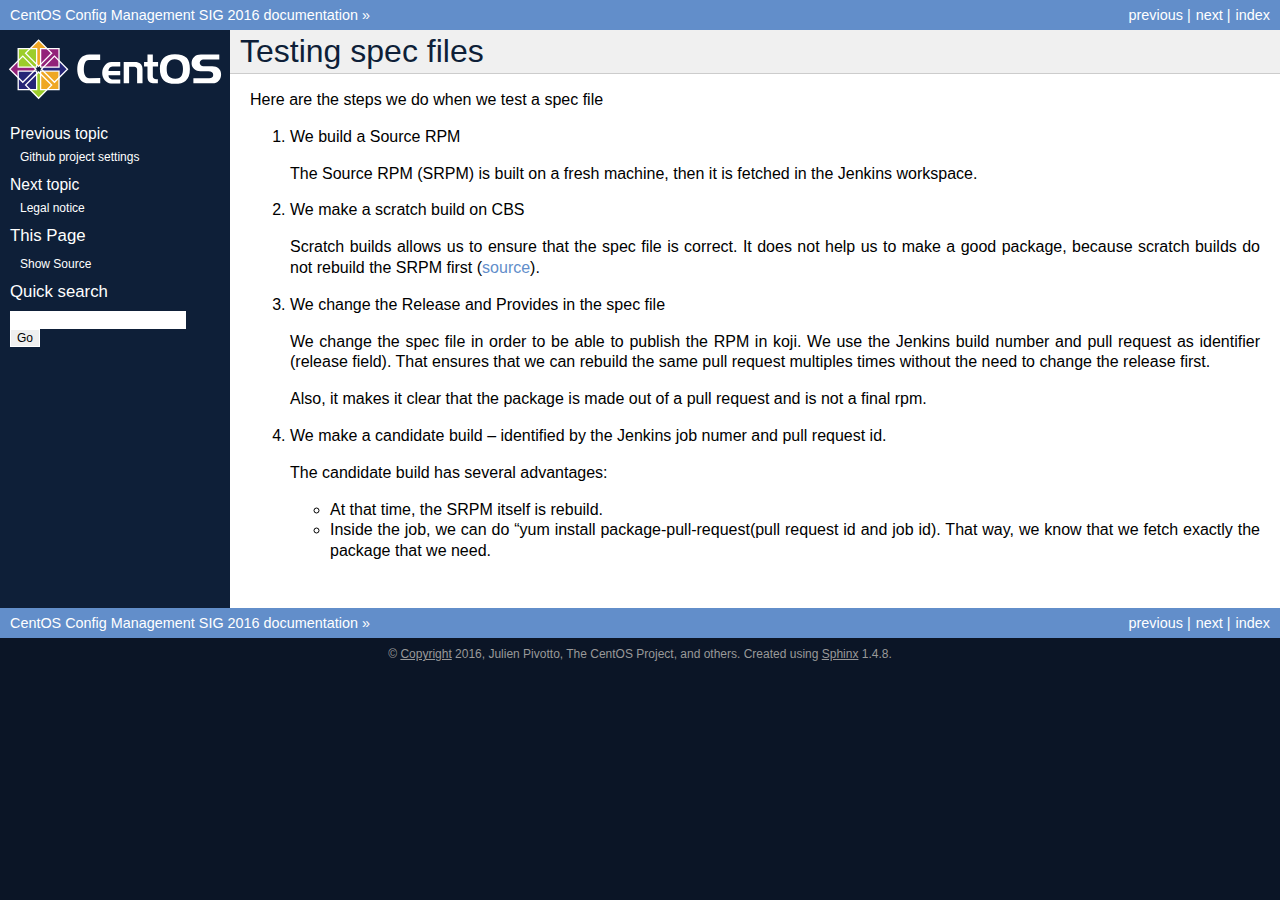
<file: testing.html>
<!DOCTYPE html PUBLIC "-//W3C//DTD XHTML 1.0 Transitional//EN"
  "http://www.w3.org/TR/xhtml1/DTD/xhtml1-transitional.dtd">


<html xmlns="http://www.w3.org/1999/xhtml">
  <head>
    <meta http-equiv="Content-Type" content="text/html; charset=utf-8" />
    
    <title>Testing spec files &#8212; CentOS Config Management SIG 2016 documentation</title>
    
    <link rel="stylesheet" href="_static/centos.css" type="text/css" />
    <link rel="stylesheet" href="_static/pygments.css" type="text/css" />
    
    <script type="text/javascript">
      var DOCUMENTATION_OPTIONS = {
        URL_ROOT:    './',
        VERSION:     '2016',
        COLLAPSE_INDEX: false,
        FILE_SUFFIX: '.html',
        HAS_SOURCE:  true
      };
    </script>
    <script type="text/javascript" src="_static/jquery.js"></script>
    <script type="text/javascript" src="_static/underscore.js"></script>
    <script type="text/javascript" src="_static/doctools.js"></script>
    <link rel="index" title="Index" href="genindex.html" />
    <link rel="search" title="Search" href="search.html" />
    <link rel="copyright" title="Copyright" href="copyright.html" />
    <link rel="top" title="CentOS Config Management SIG 2016 documentation" href="index.html" />
    <link rel="next" title="Legal notice" href="copyright.html" />
    <link rel="prev" title="Github project settings" href="githubrepo.html" /> 
  </head>
  <body role="document">
    <div class="related" role="navigation" aria-label="related navigation">
      <h3>Navigation</h3>
      <ul>
        <li class="right" style="margin-right: 10px">
          <a href="genindex.html" title="General Index"
             accesskey="I">index</a></li>
        <li class="right" >
          <a href="copyright.html" title="Legal notice"
             accesskey="N">next</a> |</li>
        <li class="right" >
          <a href="githubrepo.html" title="Github project settings"
             accesskey="P">previous</a> |</li>
        <li class="nav-item nav-item-0"><a href="index.html">CentOS Config Management SIG 2016 documentation</a> &#187;</li> 
      </ul>
    </div>  

    <div class="document">
      <div class="documentwrapper">
        <div class="bodywrapper">
          <div class="body" role="main">
            
  <div class="section" id="testing-spec-files">
<span id="testing-spec-files"></span><h1>Testing spec files<a class="headerlink" href="#testing-spec-files" title="Permalink to this headline">¶</a></h1>
<p>Here are the steps we do when we test a spec file</p>
<ol>
<li><p class="first">We build a Source RPM</p>
<p>The Source RPM (SRPM) is built on a fresh machine, then it is fetched in the
Jenkins workspace.</p>
</li>
<li><p class="first">We make a scratch build on CBS</p>
<p>Scratch builds allows us to ensure that the spec file is correct. It does
not help us to make a good package, because scratch builds do not rebuild
the SRPM first (<a class="reference external" href="https://fedoraproject.org/wiki/Using_the_Koji_build_system#Scratch_Builds">source</a>).</p>
</li>
<li><p class="first">We change the Release and Provides in the spec file</p>
<p>We change the spec file in order to be able to publish the RPM in koji. We
use the Jenkins build number and pull request as identifier (release field).
That ensures that we can rebuild the same pull request multiples times
without the need to change the release first.</p>
<p>Also, it makes it clear that the package is made out of a pull request and is
not a final rpm.</p>
</li>
<li><p class="first">We make a candidate build &#8211; identified by the Jenkins job numer and pull
request id.</p>
<p>The candidate build has several advantages:</p>
<ul class="simple">
<li>At that time, the SRPM itself is rebuild.</li>
<li>Inside the job, we can do &#8220;yum install package-pull-request(pull request
id and job id). That way, we know that we fetch exactly the package that
we need.</li>
</ul>
</li>
</ol>
</div>


          </div>
        </div>
      </div>
      <div class="sphinxsidebar" role="navigation" aria-label="main navigation">
        <div class="sphinxsidebarwrapper">
  <h4>Previous topic</h4>
  <p class="topless"><a href="githubrepo.html"
                        title="previous chapter">Github project settings</a></p>
  <h4>Next topic</h4>
  <p class="topless"><a href="copyright.html"
                        title="next chapter">Legal notice</a></p>
  <div role="note" aria-label="source link">
    <h3>This Page</h3>
    <ul class="this-page-menu">
      <li><a href="_sources/testing.txt"
            rel="nofollow">Show Source</a></li>
    </ul>
   </div>
<div id="searchbox" style="display: none" role="search">
  <h3>Quick search</h3>
    <form class="search" action="search.html" method="get">
      <div><input type="text" name="q" /></div>
      <div><input type="submit" value="Go" /></div>
      <input type="hidden" name="check_keywords" value="yes" />
      <input type="hidden" name="area" value="default" />
    </form>
</div>
<script type="text/javascript">$('#searchbox').show(0);</script>
        </div>
      </div>
      <div class="clearer"></div>
    </div>
    <div class="related" role="navigation" aria-label="related navigation">
      <h3>Navigation</h3>
      <ul>
        <li class="right" style="margin-right: 10px">
          <a href="genindex.html" title="General Index"
             >index</a></li>
        <li class="right" >
          <a href="copyright.html" title="Legal notice"
             >next</a> |</li>
        <li class="right" >
          <a href="githubrepo.html" title="Github project settings"
             >previous</a> |</li>
        <li class="nav-item nav-item-0"><a href="index.html">CentOS Config Management SIG 2016 documentation</a> &#187;</li> 
      </ul>
    </div>
    <div class="footer" role="contentinfo">
        &#169; <a href="copyright.html">Copyright</a> 2016, Julien Pivotto, The CentOS Project, and others.
      Created using <a href="http://sphinx-doc.org/">Sphinx</a> 1.4.8.
    </div>
  </body>
</html>
</file>
<file: _static/centos.css>
/*
 * centos.css_t
 * ~~~~~~~~~~~~
 *
 * Sphinx stylesheet -- based on the default theme.
 *
 * :copyright: Copyright 2007-2016 by the Sphinx team.
 * :license: BSD.
 *
 */
 
@import url("classic.css");
 
div.sphinxsidebar {
    background-image: url('centos.svg');
    background-size: contain;
    background-repeat: no-repeat;
    padding-top: 80px;
    font-size: 0.75em;
    line-height: 1.5em;
}
</file>
<file: _static/pygments.css>
.highlight .hll { background-color: #ffffcc }
.highlight  { background: #eeffcc; }
.highlight .c { color: #408090; font-style: italic } /* Comment */
.highlight .err { border: 1px solid #FF0000 } /* Error */
.highlight .k { color: #007020; font-weight: bold } /* Keyword */
.highlight .o { color: #666666 } /* Operator */
.highlight .ch { color: #408090; font-style: italic } /* Comment.Hashbang */
.highlight .cm { color: #408090; font-style: italic } /* Comment.Multiline */
.highlight .cp { color: #007020 } /* Comment.Preproc */
.highlight .cpf { color: #408090; font-style: italic } /* Comment.PreprocFile */
.highlight .c1 { color: #408090; font-style: italic } /* Comment.Single */
.highlight .cs { color: #408090; background-color: #fff0f0 } /* Comment.Special */
.highlight .gd { color: #A00000 } /* Generic.Deleted */
.highlight .ge { font-style: italic } /* Generic.Emph */
.highlight .gr { color: #FF0000 } /* Generic.Error */
.highlight .gh { color: #000080; font-weight: bold } /* Generic.Heading */
.highlight .gi { color: #00A000 } /* Generic.Inserted */
.highlight .go { color: #333333 } /* Generic.Output */
.highlight .gp { color: #c65d09; font-weight: bold } /* Generic.Prompt */
.highlight .gs { font-weight: bold } /* Generic.Strong */
.highlight .gu { color: #800080; font-weight: bold } /* Generic.Subheading */
.highlight .gt { color: #0044DD } /* Generic.Traceback */
.highlight .kc { color: #007020; font-weight: bold } /* Keyword.Constant */
.highlight .kd { color: #007020; font-weight: bold } /* Keyword.Declaration */
.highlight .kn { color: #007020; font-weight: bold } /* Keyword.Namespace */
.highlight .kp { color: #007020 } /* Keyword.Pseudo */
.highlight .kr { color: #007020; font-weight: bold } /* Keyword.Reserved */
.highlight .kt { color: #902000 } /* Keyword.Type */
.highlight .m { color: #208050 } /* Literal.Number */
.highlight .s { color: #4070a0 } /* Literal.String */
.highlight .na { color: #4070a0 } /* Name.Attribute */
.highlight .nb { color: #007020 } /* Name.Builtin */
.highlight .nc { color: #0e84b5; font-weight: bold } /* Name.Class */
.highlight .no { color: #60add5 } /* Name.Constant */
.highlight .nd { color: #555555; font-weight: bold } /* Name.Decorator */
.highlight .ni { color: #d55537; font-weight: bold } /* Name.Entity */
.highlight .ne { color: #007020 } /* Name.Exception */
.highlight .nf { color: #06287e } /* Name.Function */
.highlight .nl { color: #002070; font-weight: bold } /* Name.Label */
.highlight .nn { color: #0e84b5; font-weight: bold } /* Name.Namespace */
.highlight .nt { color: #062873; font-weight: bold } /* Name.Tag */
.highlight .nv { color: #bb60d5 } /* Name.Variable */
.highlight .ow { color: #007020; font-weight: bold } /* Operator.Word */
.highlight .w { color: #bbbbbb } /* Text.Whitespace */
.highlight .mb { color: #208050 } /* Literal.Number.Bin */
.highlight .mf { color: #208050 } /* Literal.Number.Float */
.highlight .mh { color: #208050 } /* Literal.Number.Hex */
.highlight .mi { color: #208050 } /* Literal.Number.Integer */
.highlight .mo { color: #208050 } /* Literal.Number.Oct */
.highlight .sb { color: #4070a0 } /* Literal.String.Backtick */
.highlight .sc { color: #4070a0 } /* Literal.String.Char */
.highlight .sd { color: #4070a0; font-style: italic } /* Literal.String.Doc */
.highlight .s2 { color: #4070a0 } /* Literal.String.Double */
.highlight .se { color: #4070a0; font-weight: bold } /* Literal.String.Escape */
.highlight .sh { color: #4070a0 } /* Literal.String.Heredoc */
.highlight .si { color: #70a0d0; font-style: italic } /* Literal.String.Interpol */
.highlight .sx { color: #c65d09 } /* Literal.String.Other */
.highlight .sr { color: #235388 } /* Literal.String.Regex */
.highlight .s1 { color: #4070a0 } /* Literal.String.Single */
.highlight .ss { color: #517918 } /* Literal.String.Symbol */
.highlight .bp { color: #007020 } /* Name.Builtin.Pseudo */
.highlight .vc { color: #bb60d5 } /* Name.Variable.Class */
.highlight .vg { color: #bb60d5 } /* Name.Variable.Global */
.highlight .vi { color: #bb60d5 } /* Name.Variable.Instance */
.highlight .il { color: #208050 } /* Literal.Number.Integer.Long */
</file>
